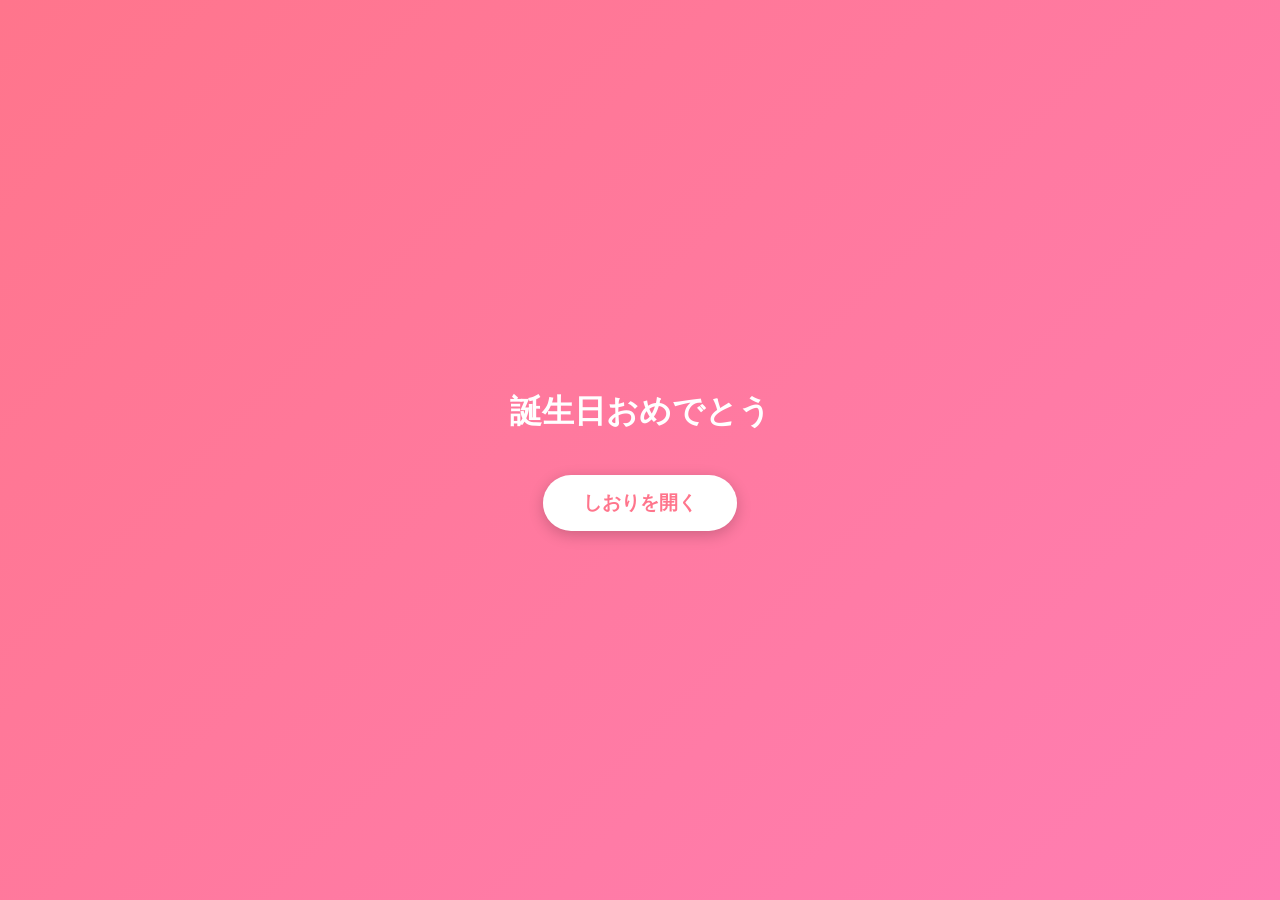
<file: itinerary.html>
<!DOCTYPE html>
<html lang="ja">
<head>
    <meta name="robots" content="noindex">
    <meta charset="UTF-8">
    <meta name="viewport" content="width=device-width, initial-scale=1.0">
    <title>Birthday Trip Itinerary</title>
    <link rel="stylesheet" href="itinerary.css">
</head>
<body>
    
    <div id="loading-screen">
        <div class="loader"></div>
        <p id="loading-text"></p>
    </div>

    <div id="cover-screen">
        <h1>誕生日おめでとう</h1>
        <button id="open-btn">しおりを開く</button>
    </div>

    <div id="itinerary-content">
        <div class="hamburger" id="hamburger">
            <span></span>
            <span></span>
            <span></span>
        </div>

        <nav class="nav-menu" id="nav-menu">
            <ul>
                <li><a href="#itinerary-content">トップへ</a></li>
                <li><a href="profile.html">大石啓太とは？</a></li>
                <li><a href="album.html">アルバム</a></li>
                <li><a href="index.html">カウントダウンへ戻る</a></li>
            </ul>
        </nav>
        
        <header>
            <h1>誕生日おめでとう！</h1>
            
            <div class="main-surprise fade-in">
    <div class="surprise-badge">Present</div>
    <h2>♨️ 箱根旅行をプレゼントします ♨️</h2>
    <p>日頃の感謝を込めて、<br>ゆっくり過ごせるといいね。</p>
</div>
        </header>
        
        <div class="spotify-container">
            <iframe data-testid="embed-iframe" style="border-radius:12px" src="https://open.spotify.com/embed/track/3WC5CVAahvn98hiseoIvbw?utm_source=generator" width="100%" height="352" frameBorder="0" allowfullscreen="" allow="autoplay; clipboard-write; encrypted-media; fullscreen; picture-in-picture" loading="lazy"></iframe>
        </div>

        <div class="container">

            <div class="timeline">
                <div class="event fade-in">
                    <div class="time">8:00</div>
                    <div class="content">
                        <h2>お迎え</h2>
                        <p>旅行帰りで申し訳ない、、、</p>
                    </div>
                </div>
                <div class="event fade-in">
                    <div class="time">10:30</div>
                    <div class="content">
                        <h2>海老名sa着</2>
                        <p>休憩！ご当地もの食べれたらいいね</p>
                    </div>
                </div>
                <div class="event fade-in">
                    <div class="time">12:00</div>
                    <div class="content">
                        <h2>彫刻の森美術館</2>
                        <p>昼食と映える写真撮りましょう</p>
                    </div>
                </div><div class="event fade-in">
                    <div class="time">15:00</div>
                    <div class="content">
                        <h2>大涌谷</2>
                        <p>自然界隈いっしょに！</p>
                    </div>
                </div><div class="event fade-in">
                    <div class="time">17:00</div>
                    <div class="content">
                        <h2>ホテル着</2>
                        <p>ホテルでゆっくりしましょう！朝食と夕食ついてるよ</p>
                    </div>
                </div><div class="event fade-in">
                    <div class="time">2日目11:00</div>
                    <div class="content">
                        <h2>チェックアウト</2>
                        <p>友達と会うらしいから東京で降ろそうかな？</p>
                    </div>
                </div>
            </div>
            
            <div class="clothing-hint fade-in">
                <h2>👗 服装のヒント</h2>
                <p>明日明後日の天気は晴れ予報！さすが晴れ男だね^^<br>
                標高が高いので平均7℃で少し肌寒いかもね。</p>
                <p>適宜コース変更予定！疲れたまってたらホテルでゆっくりでもいいね。</p>
            </div>

            <div class="secret-letter-container fade-in">
                <button id="letter-btn" class="letter-btn">open</button>
                <div id="secret-letter" class="secret-letter">
                    <p>お誕生日おめでとう！<br>
                    自分の誕生日のときは思い出作り系（？）にしてくれたから俺も旅行にしてみたよ。<br>
                    本当はバッグとか上げようかなーって思ってたけどなんかつまらないしクリスマスあげたし！。<br>
                    北海道行っても忘れないでね！最高の誕生日にしようね！</p>
                    
                    <div class="audio-message">
                        <audio controls src="message.mp3.m4a"></audio>
                    </div>
                </div>
            </div>


            </div>

        <footer>
            <div class="footer-links">
                <h3>Page Menu</h3>
                <ul>
                    <li><a href="countdown.html">カウントダウンへ戻る</a></li>
                    <li><a href="#itinerary-content">しおりのトップへ</a></li>
                </ul>
                <p>© 2026 Special Birthday Trip</p>
            </div>
        </footer>

    </div>

    <script src="itinerary.js"></script>
</body>
</html>
</file>
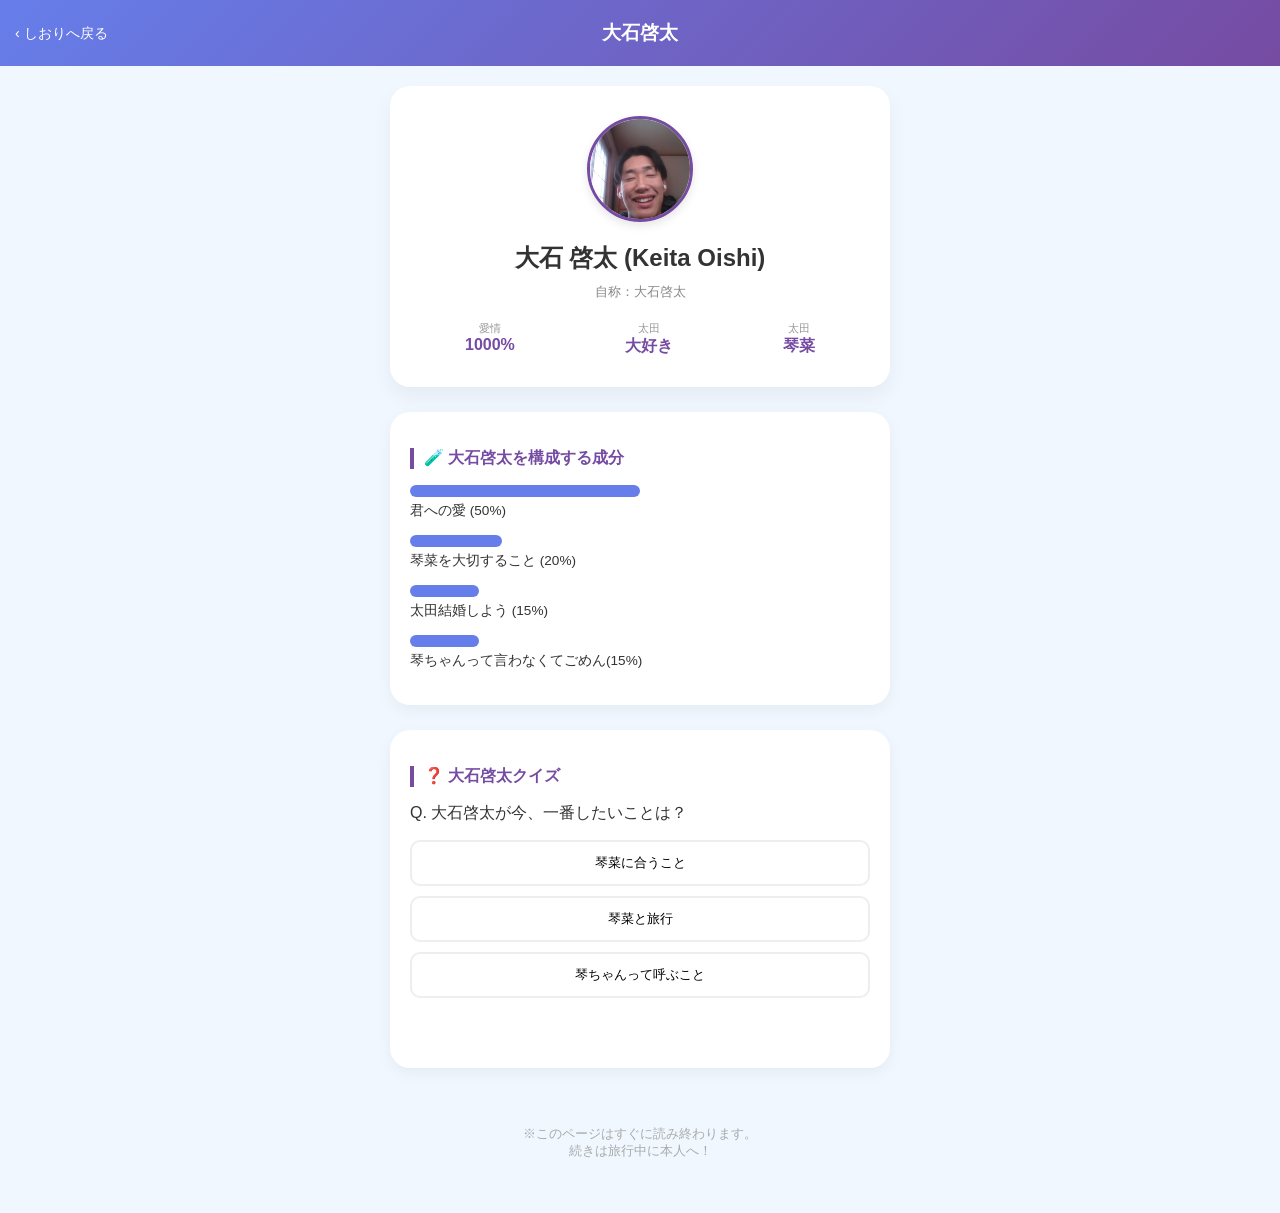
<file: profile.html>
<!DOCTYPE html>
<html lang="ja">
<head>
    <meta name="robots" content="noindex">
    <meta charset="UTF-8">
    <meta name="viewport" content="width=device-width, initial-scale=1.0">
    <meta name="robots" content="noindex">
    <title>大石啓太とは？ - 暇つぶしコーナー</title>
    <link rel="stylesheet" href="profile.css">
</head>
<body>

    <header>
        <a href="itinerary.html" class="back-btn">‹ しおりへ戻る</a>
        <h1>大石啓太</h1>
    </header>

    <div class="container">
        <div class="profile-card fade-in">
    <div class="profile-icon">
        <img src="images.jpg" alt="大石啓太のプロフィール写真">
    </div>
    <h2>大石 啓太 (Keita Oishi)</h2>
    <p class="subtitle">自称：大石啓太</p>
    <div class="stats">
        <div class="stat-item"><span>愛情</span><span>1000%</span></div>
        <div class="stat-item"><span>太田</span><span>大好き</span></div>
        <div class="stat-item"><span>太田</span><span>琴菜</span></div>
    </div>
</div>

        <div class="section fade-in">
            <h3>🧪 大石啓太を構成する成分</h3>
            <div class="chart-container">
                <div class="bar-wrap"><div class="bar" style="width: 50%;"></div><span>君への愛 (50%)</span></div>
                <div class="bar-wrap"><div class="bar" style="width: 20%;"></div><span>琴菜を大切すること (20%)</span></div>
                <div class="bar-wrap"><div class="bar" style="width: 15%;"></div><span>太田結婚しよう (15%)</span></div>
                <div class="bar-wrap"><div class="bar" style="width: 15%;"></div><span>琴ちゃんって言わなくてごめん(15%)</span></div>
            </div>
        </div>

        <div class="section quiz-section fade-in">
            <h3>❓ 大石啓太クイズ</h3>
            <p id="quiz-question">Q. 大石啓太が今、一番したいことは？</p>
            <div class="quiz-options">
                <button onclick="checkAnswer(1)">琴菜に合うこと</button>
                <button onclick="checkAnswer(2)">琴菜と旅行</button>
                <button onclick="checkAnswer(3)">琴ちゃんって呼ぶこと</button>
            </div>
            <p id="quiz-result"></p>
        </div>

        <div class="footer-msg">
            <p>※このページはすぐに読み終わります。<br>
            続きは旅行中に本人へ！</p>
        </div>
    </div>

    <script src="profile.js"></script>
</body>
</html>
</file>
<file: itinerary.css>
body {
    font-family: 'Helvetica Neue', Arial, sans-serif;
    background-color: #fff9fa;
    color: #333;
    margin: 0;
    padding: 0;
}
#cover-screen {
    display: flex;
    flex-direction: column;
    justify-content: center;
    align-items: center;
    height: 100vh;
    background: linear-gradient(135deg, #ff758c 0%, #ff7eb3 100%);
    color: white;
    text-align: center;
}
#open-btn {
    margin-top: 20px;
    padding: 15px 40px;
    font-size: 1.2rem;
    background-color: white;
    color: #ff758c;
    border: none;
    border-radius: 30px;
    cursor: pointer;
    font-weight: bold;
    box-shadow: 0 4px 15px rgba(0,0,0,0.2);
}
#itinerary-content {
    display: none;
}
header {
    background: linear-gradient(135deg, #ff758c 0%, #ff7eb3 100%);
    color: white;
    padding: 40px 20px 30px;
    text-align: center;
    border-bottom-left-radius: 30px;
    border-bottom-right-radius: 30px;
    box-shadow: 0 4px 10px rgba(0,0,0,0.1);
}
header h1 { margin: 0; font-size: 1.5rem; letter-spacing: 2px; }
header p { margin: 10px 0 0; font-size: 0.9rem; opacity: 0.9; }
.spotify-container {
    margin: 20px;
    text-align: center;
}
.container { padding: 30px 20px; max-width: 600px; margin: 0 auto; }

/* 服装のヒント用デザイン */
.clothing-hint {
    background: #fff0f3;
    padding: 20px;
    border-radius: 15px;
    margin-bottom: 30px;
    text-align: center;
    border: 2px dashed #ffb8c6;
    box-shadow: 0 2px 8px rgba(0,0,0,0.05);
}
.clothing-hint h2 {
    color: #ff758c;
    margin: 0 0 10px;
    font-size: 1.2rem;
}
.clothing-hint p {
    color: #555;
    margin: 0;
    font-size: 0.95rem;
    line-height: 1.6;
}

.timeline { position: relative; padding-left: 30px; }
.timeline::before {
    content: ''; position: absolute; top: 0; left: 7px;
    height: 100%; width: 2px; background-color: #ffb8c6;
}
.event { position: relative; margin-bottom: 30px; }
.event::before {
    content: ''; position: absolute; top: 5px; left: -30px;
    width: 12px; height: 12px; border-radius: 50%;
    background-color: #ff758c; border: 3px solid #fff9fa;
}
.time { font-size: 0.85rem; color: #ff758c; font-weight: bold; margin-bottom: 5px; }
.content {
    background: white; padding: 15px; border-radius: 10px;
    box-shadow: 0 2px 8px rgba(0,0,0,0.05);
}
.content h2 { margin: 0 0 5px; font-size: 1.1rem; color: #444; }
.content p { margin: 0; font-size: 0.9rem; color: #666; line-height: 1.5; }
/* ハンバーガーアイコン */
.hamburger {
    position: fixed;
    top: 25px;
    right: 20px;
    width: 30px;
    height: 22px;
    cursor: pointer;
    z-index: 2000;
    display: flex;
    flex-direction: column;
    justify-content: space-between;
}
.hamburger span {
    display: block;
    width: 100%;
    height: 3px;
    background-color: white;
    border-radius: 3px;
    transition: all 0.3s ease;
}
.hamburger.active span:nth-child(1) {
    transform: translateY(9.5px) rotate(45deg);
    background-color: #ff758c;
}
.hamburger.active span:nth-child(2) {
    opacity: 0;
}
.hamburger.active span:nth-child(3) {
    transform: translateY(-9.5px) rotate(-45deg);
    background-color: #ff758c;
}

/* ナビゲーションメニュー本体 */
.nav-menu {
    position: fixed;
    top: 0;
    right: -100%;
    width: 100%;
    height: 100vh;
    background-color: rgba(255, 255, 255, 0.95);
    z-index: 1500;
    transition: all 0.3s ease;
    display: flex;
    justify-content: center;
    align-items: center;
}
.nav-menu.active {
    right: 0;
}
.nav-menu ul {
    list-style: none;
    padding: 0;
    text-align: center;
}
.nav-menu li {
    margin: 30px 0;
}
.nav-menu a {
    text-decoration: none;
    color: #ff758c;
    font-size: 1.5rem;
    font-weight: bold;
}
.fade-in {
    opacity: 0;
    transform: translateY(30px);
    transition: opacity 0.6s ease-out, transform 0.6s ease-out;
}
.fade-in.show {
    opacity: 1;
    transform: translateY(0);
}
footer {
    background: linear-gradient(135deg, #ff7eb3 0%, #ff758c 100%);
    color: white;
    text-align: center;
    padding: 30px 20px;
    margin-top: 50px;
    border-top-left-radius: 30px;
    border-top-right-radius: 30px;
}
.footer-links h3 {
    margin-bottom: 15px;
    font-size: 1.2rem;
    letter-spacing: 1px;
}
.footer-links ul {
    list-style: none;
    padding: 0;
    margin: 0 0 20px 0;
}
.footer-links li {
    margin-bottom: 10px;
}
.footer-links a {
    color: white;
    text-decoration: none;
    font-weight: bold;
}
footer p {
    font-size: 0.8rem;
    opacity: 0.8;
    margin: 0;
}
#loading-screen {
    display: none;
    position: fixed;
    top: 0;
    left: 0;
    width: 100%;
    height: 100vh;
    background: #fff9fa;
    z-index: 9999;
    flex-direction: column;
    justify-content: center;
    align-items: center;
    color: #ff758c;
    font-weight: bold;
}
.loader {
    border: 8px solid #ffe0e6;
    border-top: 8px solid #ff758c;
    border-radius: 50%;
    width: 60px;
    height: 60px;
    animation: spin 1s linear infinite;
    margin-bottom: 20px;
}
@keyframes spin {
    0% { transform: rotate(0deg); }
    100% { transform: rotate(360deg); }
}
.secret-letter-container {
    margin: 50px 0 20px;
    text-align: center;
}

.letter-btn {
    background: #ff758c;
    color: white;
    border: none;
    padding: 15px 30px;
    font-size: 1.1rem;
    font-weight: bold;
    border-radius: 30px;
    cursor: pointer;
    box-shadow: 0 4px 15px rgba(255, 117, 140, 0.4);
    transition: background 0.3s;
    width: 100%;
    max-width: 400px;
}

.secret-letter {
    max-height: 0;
    overflow: hidden;
    transition: max-height 0.6s ease-out, padding 0.6s ease;
    background: white;
    border-radius: 15px;
    margin: 0 auto;
    width: 100%;
    max-width: 400px;
    box-shadow: 0 4px 10px rgba(0,0,0,0.05);
}

.secret-letter.open {
    max-height: 500px;
    padding: 25px 20px;
    margin-top: 20px;
}

.secret-letter p {
    margin: 0;
    color: #555;
    line-height: 1.8;
    font-size: 1rem;
}

.audio-message {
    margin-top: 20px;
    padding-top: 15px;
    border-top: 1px dashed #ffb8c6;
    text-align: center;
}

.audio-message p {
    font-size: 0.85rem;
    color: #ff758c;
    margin-bottom: 10px;
    font-weight: bold;
}

.audio-message audio {
    width: 100%;
    max-width: 260px;
    outline: none;
}

/* メインサプライズのデザイン */
.main-surprise {
    background: white;
    margin: 20px;
    padding: 30px 20px;
    border-radius: 20px;
    text-align: center;
    border: 3px solid #ff758c;
    position: relative;
    box-shadow: 0 10px 25px rgba(255, 117, 140, 0.2);
}

.surprise-badge {
    position: absolute;
    top: -15px;
    left: 50%;
    transform: translateX(-50%);
    background: #ff758c;
    color: white;
    padding: 5px 20px;
    border-radius: 20px;
    font-size: 0.8rem;
    font-weight: bold;
    letter-spacing: 1px;
}

.main-surprise h2 {
    color: #ff758c;
    margin: 10px 0;
    font-size: 1.4rem;
    line-height: 1.4;
}

.main-surprise p {
    margin: 0;
    font-size: 0.95rem;
    color: #666;
    line-height: 1.6;
}
</file>
<file: profile.css>
body {
    font-family: 'Helvetica Neue', Arial, sans-serif;
    background-color: #f0f7ff;
    color: #333;
    margin: 0;
    padding: 0;
}

header {
    background: linear-gradient(135deg, #667eea 0%, #764ba2 100%);
    color: white;
    padding: 20px;
    text-align: center;
    position: relative;
}
header h1 { margin: 0; font-size: 1.2rem; }
.back-btn {
    position: absolute; left: 15px; top: 50%;
    transform: translateY(-50%); color: white;
    text-decoration: none; font-size: 0.9rem;
}

.container { padding: 20px; max-width: 500px; margin: 0 auto; }

/* プロフィールカード */
.profile-card {
    background: white;
    border-radius: 20px;
    padding: 30px 20px;
    text-align: center;
    box-shadow: 0 10px 20px rgba(0,0,0,0.05);
    margin-bottom: 25px;
}
/* profile.css の修正部分 */

/* プロフィールアイコンの丸い枠 */
.profile-icon {
    width: 100px;
    height: 100px;
    margin: 0 auto 15px; /* 中央寄せ、下の余白 */
    border-radius: 50%; /* 丸くする */
    overflow: hidden; /* 枠からはみ出た部分を隠す */
    border: 3px solid #764ba2; /* おしゃれな紫の枠線 */
    box-shadow: 0 4px 10px rgba(0,0,0,0.1); /* 軽い影 */
}

/* 枠の中の写真自体 */
.profile-icon img {
    width: 100%;
    height: 100%;
    object-fit: cover; /* 枠に合わせて自動で綺麗にトリミング */
    object-position: center; /* 写真の中心を合わせる */
}
.subtitle { color: #888; font-size: 0.8rem; margin-top: -10px; }

.stats {
    display: flex; justify-content: space-around; margin-top: 20px;
}
.stat-item { display: flex; flex-direction: column; }
.stat-item span:first-child { font-size: 0.7rem; color: #999; }
.stat-item span:last-child { font-weight: bold; color: #764ba2; }

/* 成分表 */
.section {
    background: white; border-radius: 20px; padding: 20px;
    margin-bottom: 25px; box-shadow: 0 5px 15px rgba(0,0,0,0.05);
}
h3 { font-size: 1rem; color: #764ba2; border-left: 4px solid #764ba2; padding-left: 10px; }

.bar-wrap { margin-bottom: 15px; font-size: 0.85rem; }
.bar {
    height: 12px; background: #667eea; border-radius: 6px;
    margin-bottom: 5px; transition: width 1s ease-in-out;
}

/* クイズ */
.quiz-options { display: flex; flex-direction: column; gap: 10px; }
.quiz-options button {
    padding: 12px; border: 2px solid #eee; border-radius: 10px;
    background: white; cursor: pointer; transition: 0.2s;
}
.quiz-options button:hover { background: #f0f7ff; border-color: #667eea; }
#quiz-result { margin-top: 15px; font-weight: bold; text-align: center; min-height: 1.2em; }

.footer-msg { text-align: center; color: #aaa; font-size: 0.8rem; padding: 20px; }

/* アニメーション用 */
.fade-in { opacity: 0; transform: translateY(20px); transition: 0.8s; }
.fade-in.show { opacity: 1; transform: translateY(0); }
</file>
